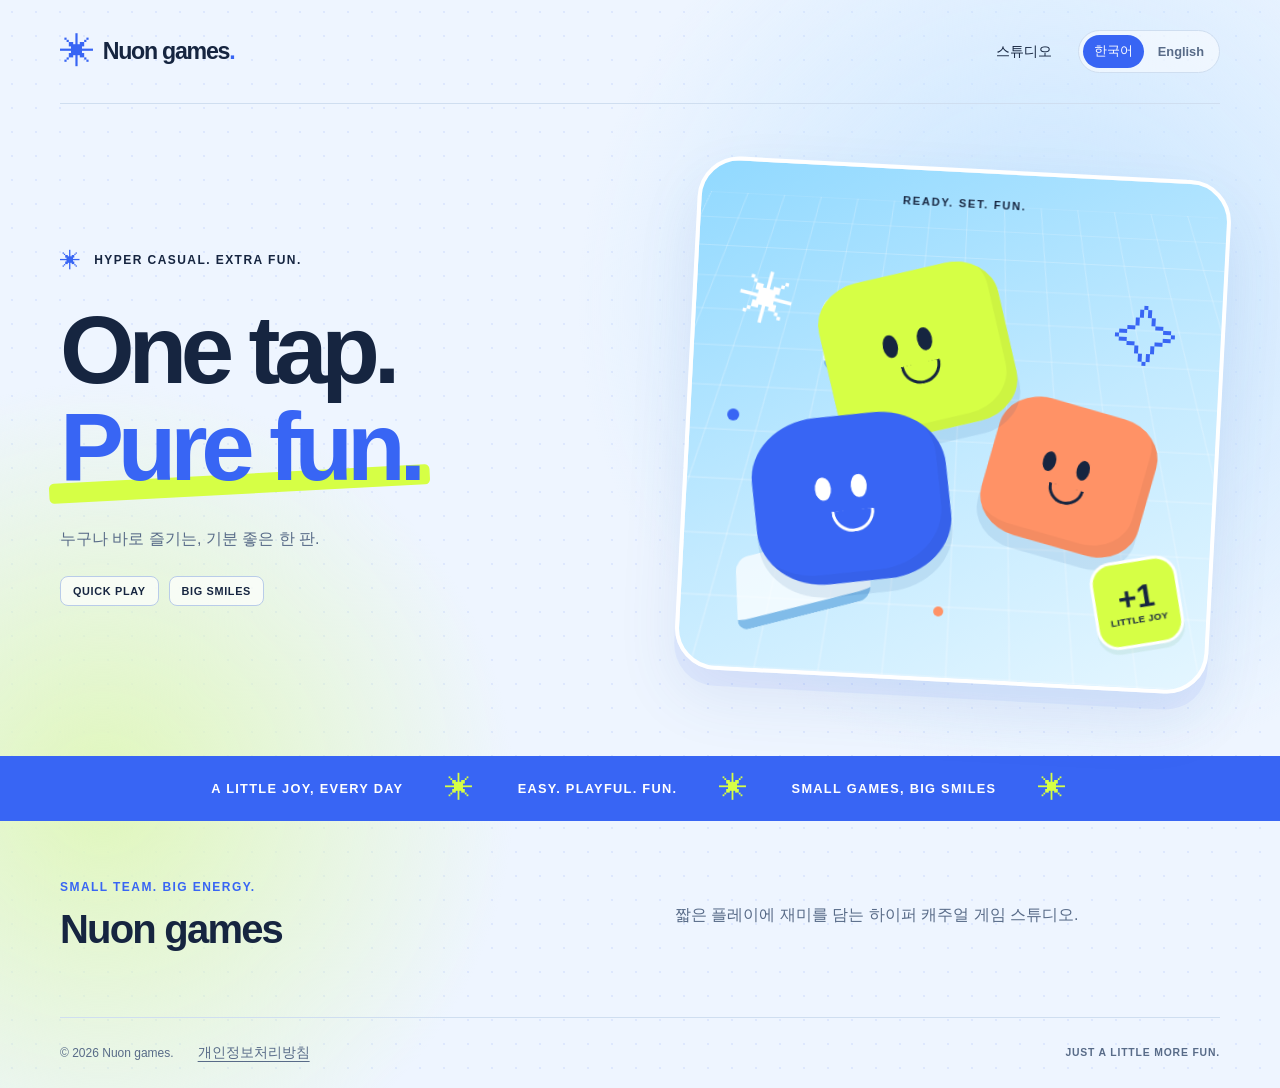
<file: index.html>
<!doctype html>
<html lang="ko">
<head>
  <meta charset="utf-8"><meta name="viewport" content="width=device-width, initial-scale=1">
  <meta name="description" content="Nuon games, 가볍게 즐기는 하이퍼 캐주얼 게임 스튜디오.">
  <meta name="theme-color" content="#eef5ff"><title>Nuon games — One tap. Pure fun.</title>
  <link rel="icon" type="image/svg+xml" href="./favicon.svg"><link rel="stylesheet" href="./styles.css?v=6">
  <script defer src="./site-config.js?v=5"></script><script defer src="./site.js?v=6"></script>
</head>
<body>
  <a class="skip-link" href="#main" data-i18n="skip">본문으로 바로가기</a>
  <header class="header wrap">
    <a class="brand" href="./" aria-label="홈" data-i18n-aria="home"><span class="brand-mark" aria-hidden="true">✳</span><span data-studio>Nuon games</span><span class="brand-period">.</span></a>
    <nav aria-label="주 메뉴" data-i18n-aria="navigation"><a href="https://play.google.com/store/apps/developer?id=Nuon+games" data-i18n="studio">스튜디오</a><div class="language-switch" role="group" aria-label="언어 선택" data-i18n-aria="language"><button type="button" data-language="ko" lang="ko" aria-pressed="true">한국어</button><button type="button" data-language="en" lang="en" aria-pressed="false">English</button></div></nav>
  </header>
  <main id="main">
    <section class="hero wrap" aria-labelledby="hero-title">
      <div class="hero-copy">
        <p class="eyebrow" lang="en"><span class="tiny-star" aria-hidden="true">✳</span> HYPER CASUAL. EXTRA FUN.</p>
        <h1 id="hero-title" lang="en">One tap.<br><span class="joy-word">Pure fun.</span></h1>
        <p class="hero-description" data-i18n="heroDescription">누구나 바로 즐기는, 기분 좋은 한 판.</p>
        <div class="hero-tags" lang="en"><span>QUICK PLAY</span><span>BIG SMILES</span></div>
      </div>
      <div class="play-art" role="img" aria-label="선명한 블록과 점프 트랙으로 표현한 하이퍼 캐주얼 게임의 세계" data-i18n-aria="art">
        <div class="art-label" lang="en">READY. SET. FUN.</div>
        <div class="track track-one"></div><div class="track track-two"></div><div class="track track-three"></div>
        <div class="toy toy-lime"><span class="eyes"></span><span class="smile"></span></div>
        <div class="toy toy-blue"><span class="eyes"></span><span class="smile"></span></div>
        <div class="toy toy-orange"><span class="eyes"></span><span class="smile"></span></div>
        <span class="art-spark spark-one">✳</span><span class="art-spark spark-two">✧</span><span class="art-dot dot-one"></span><span class="art-dot dot-two"></span>
        <span class="play-sticker" lang="en">+1<br><span>LITTLE JOY</span></span>
      </div>
    </section>
    <div class="ribbon" aria-hidden="true" lang="en"><div><span>A LITTLE JOY, EVERY DAY</span><b>✳</b><span>EASY. PLAYFUL. FUN.</span><b>✳</b><span>SMALL GAMES, BIG SMILES</span><b>✳</b></div></div>
    <section id="about" class="about wrap" aria-labelledby="about-title"><div><p class="eyebrow" lang="en">SMALL TEAM. BIG ENERGY.</p><h2 id="about-title" data-studio>Nuon games</h2></div><p data-i18n="aboutDescription">짧은 플레이에 재미를 담는 게임.</p></section>
  </main>
  <footer class="footer wrap"><p>© <span id="year">2026</span> <span data-studio>Nuon games</span>.</p><a id="privacy-link" href="./privacy.html" data-i18n="privacy">개인정보처리방침</a><span class="footer-note" lang="en">JUST A LITTLE MORE FUN.</span></footer>
</body>
</html>
</file>
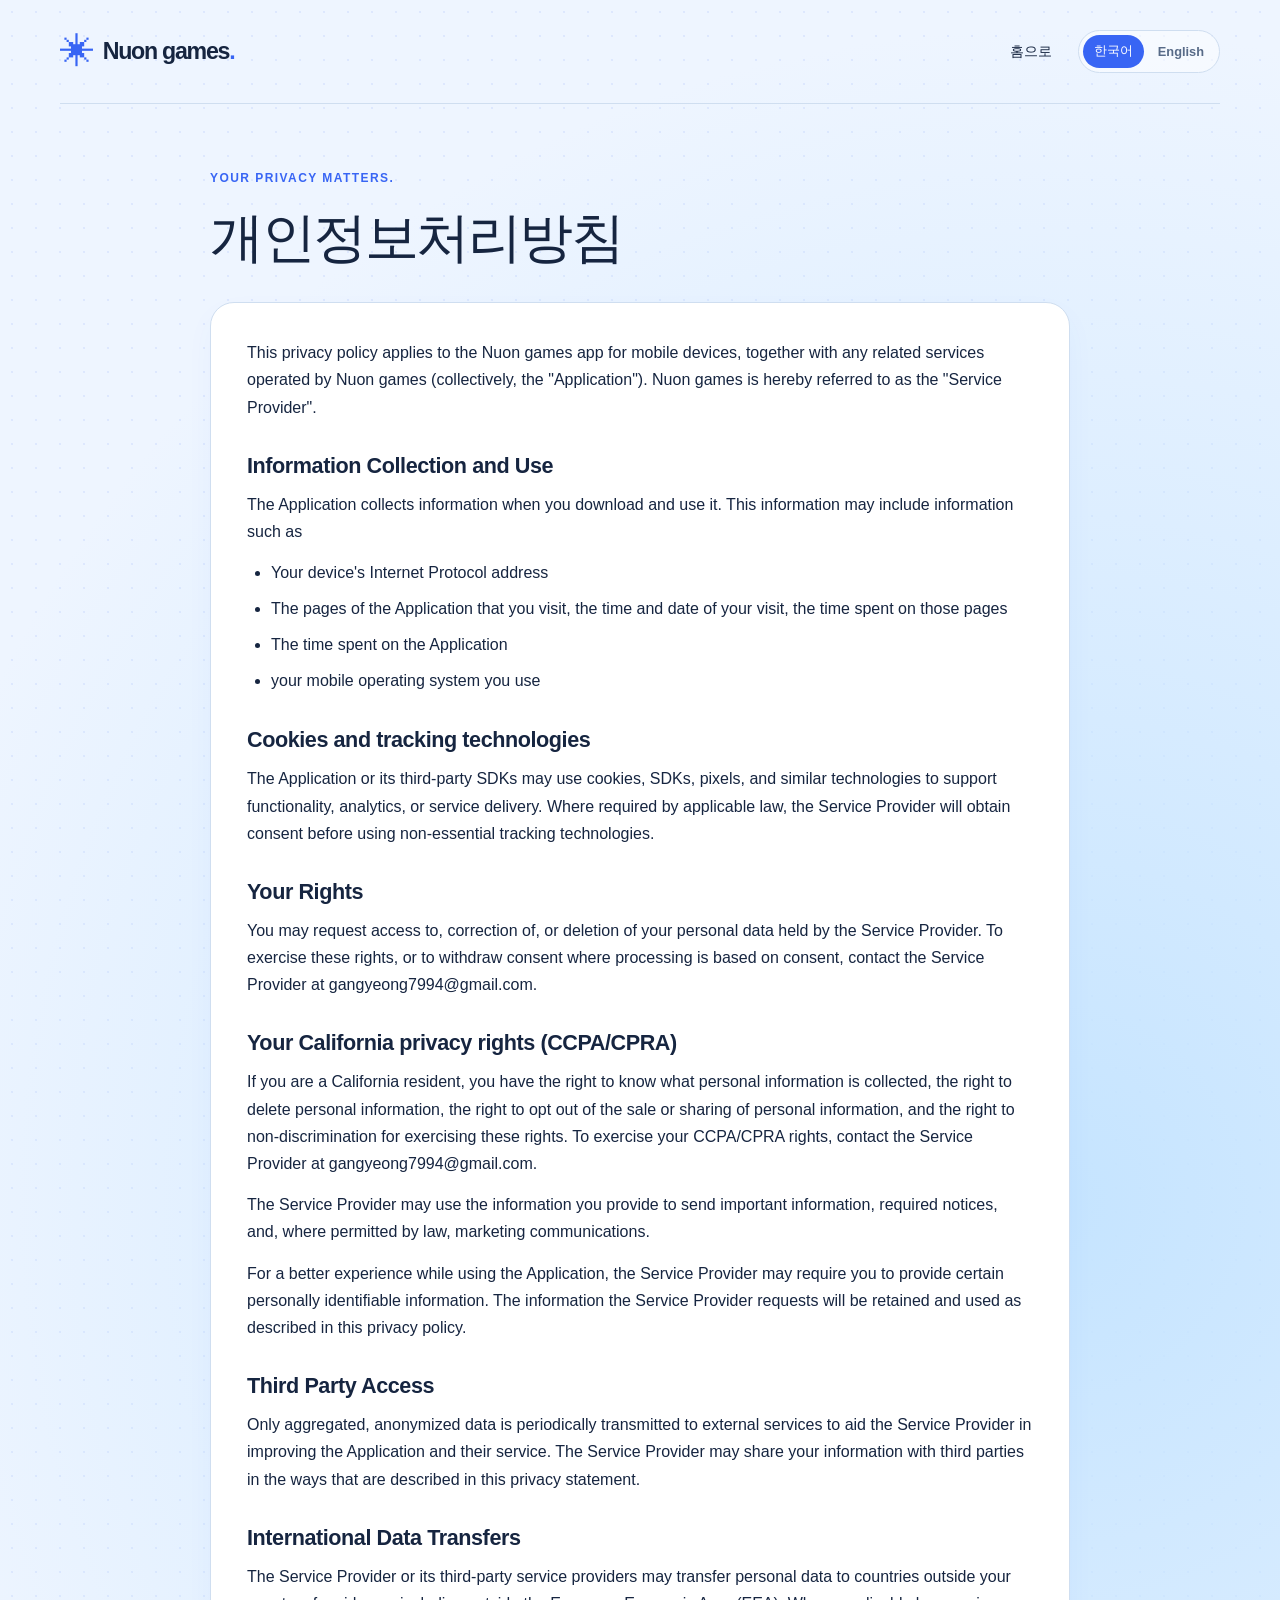
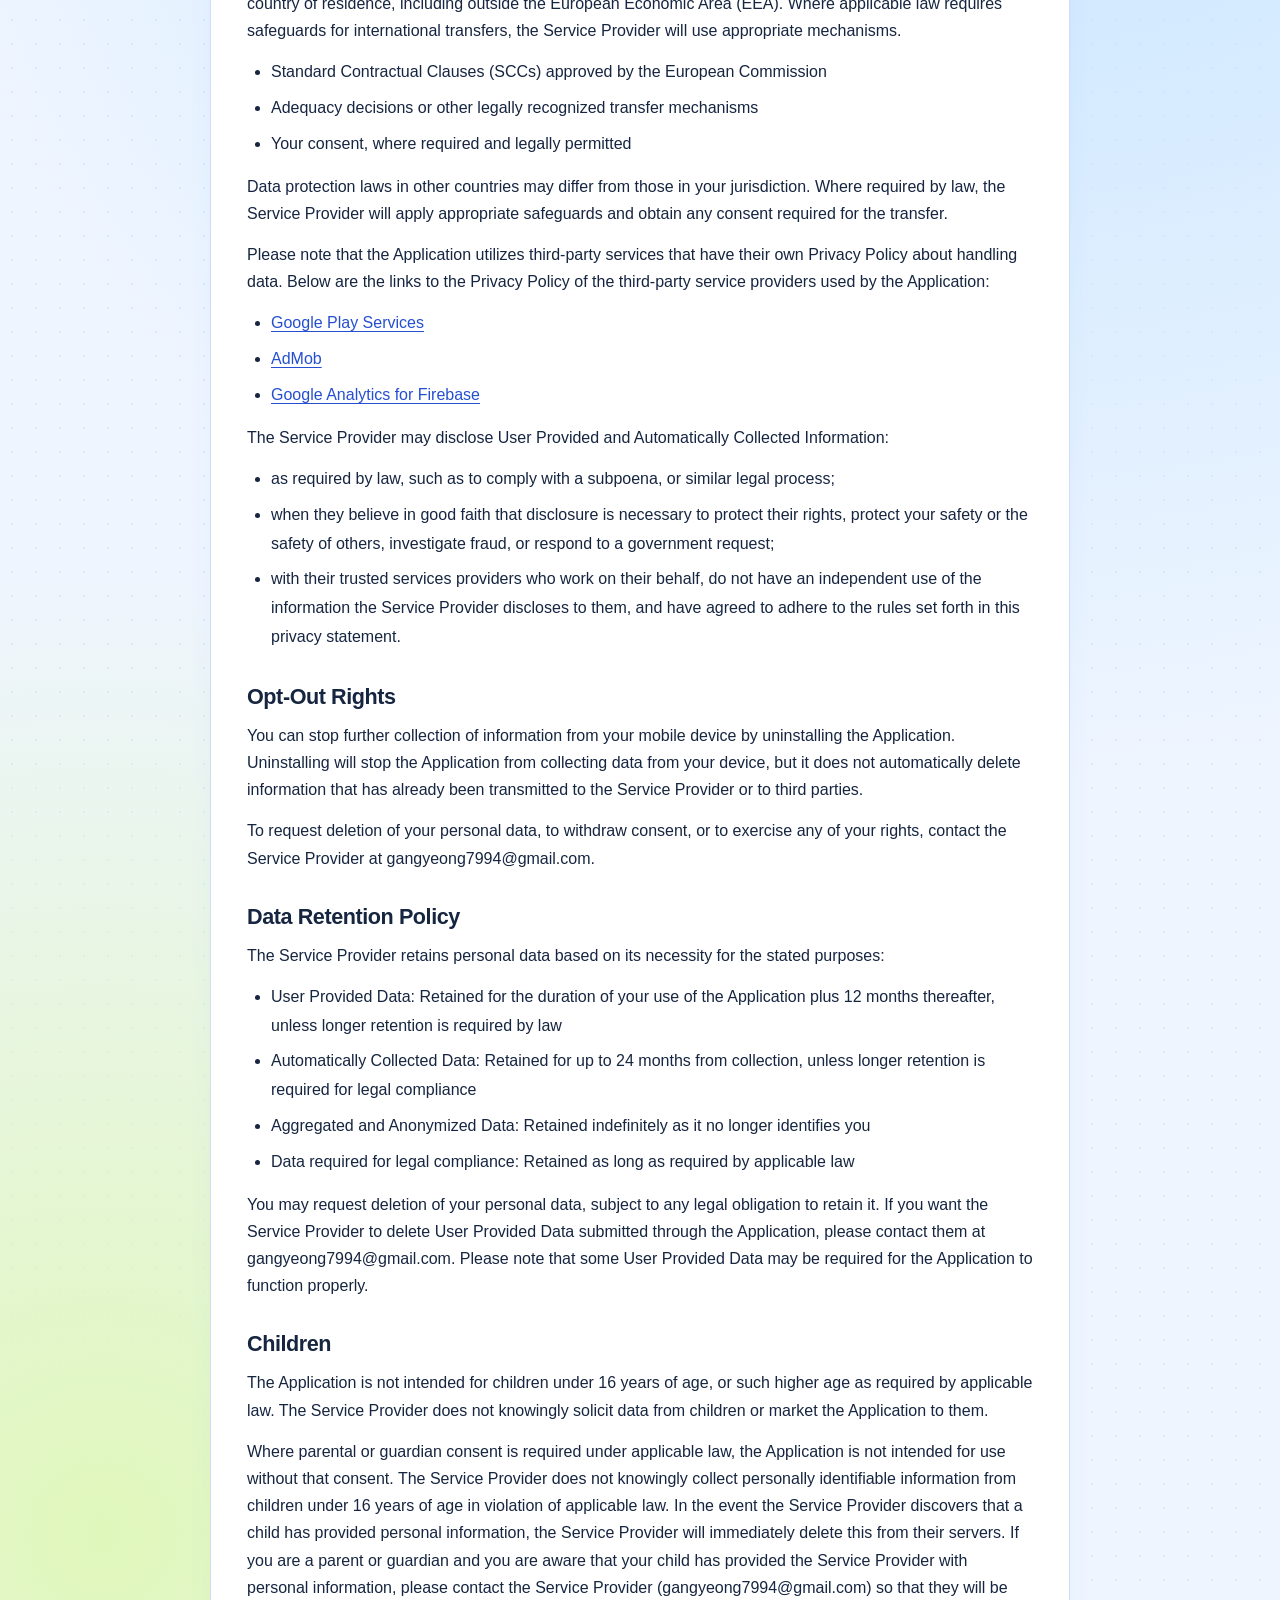
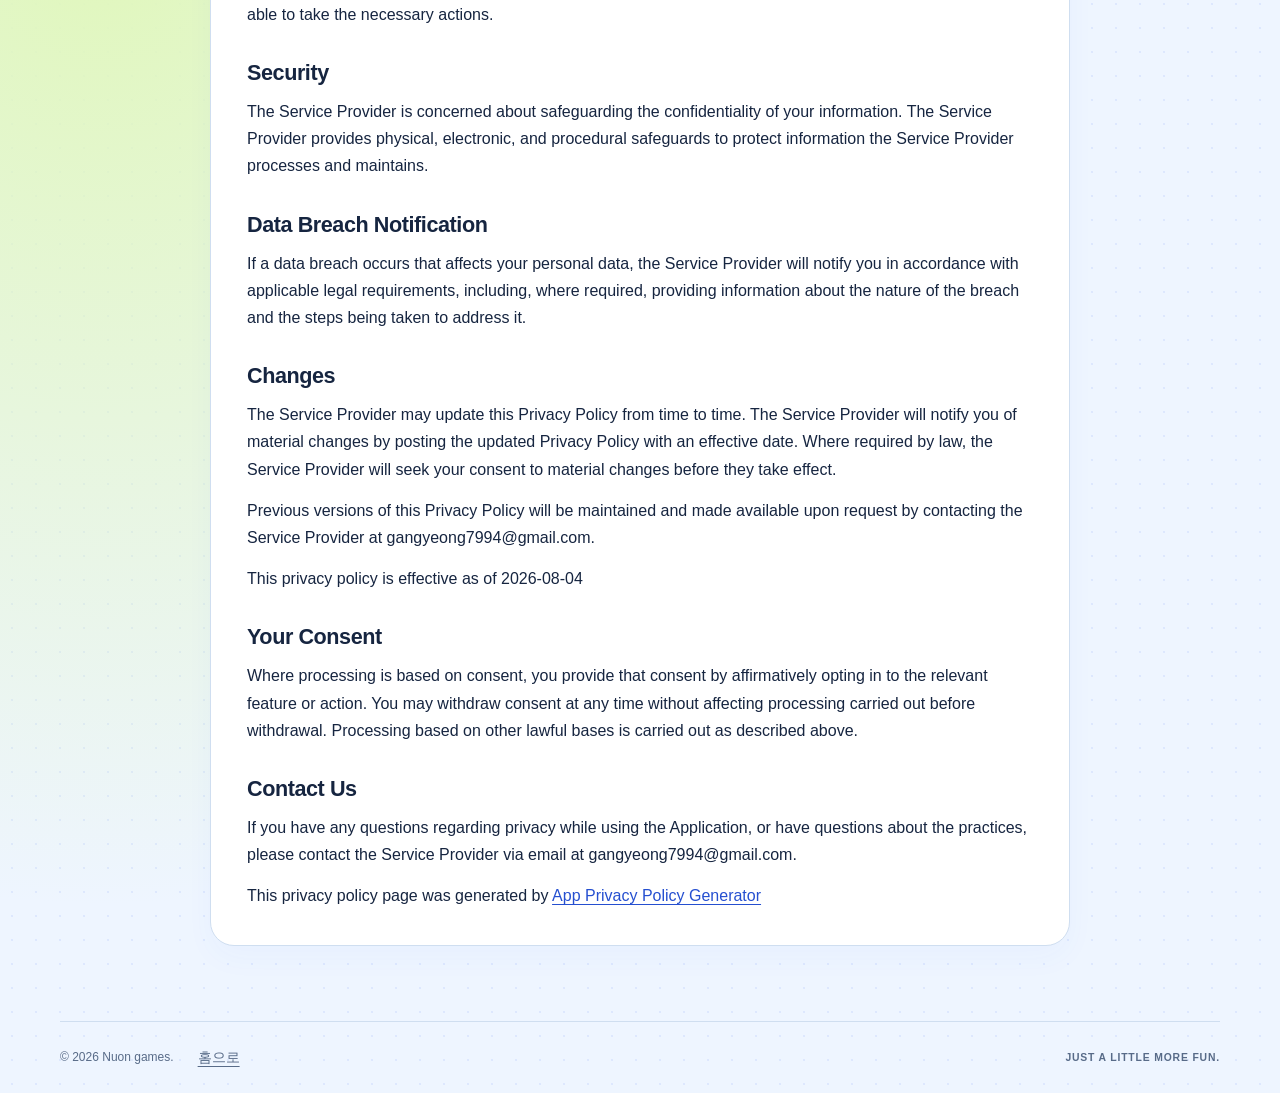
<file: privacy.html>
<!doctype html>
<html lang="ko">
<head>
  <meta charset="utf-8"><meta name="viewport" content="width=device-width, initial-scale=1">
  <meta name="description" content="Nuon games 개인정보처리방침"><meta name="theme-color" content="#eef5ff">
  <title>개인정보처리방침 — Nuon games</title><link rel="icon" type="image/svg+xml" href="./favicon.svg"><link rel="stylesheet" href="./styles.css?v=6">
  <script defer src="./site-config.js?v=5"></script><script defer src="./privacy-content.js?v=6"></script><script defer src="./site.js?v=6"></script>
</head>
<body class="privacy-page">
  <a class="skip-link" href="#main" data-i18n="skip">본문으로 바로가기</a>
  <header class="header wrap"><a class="brand" href="./" aria-label="홈" data-i18n-aria="home"><span class="brand-mark" aria-hidden="true">✳</span><span data-studio>Nuon games</span><span class="brand-period">.</span></a><nav aria-label="주 메뉴" data-i18n-aria="navigation"><a href="./" data-i18n="back">홈으로</a><div class="language-switch" role="group" aria-label="언어 선택" data-i18n-aria="language"><button type="button" data-language="ko" lang="ko" aria-pressed="true">한국어</button><button type="button" data-language="en" lang="en" aria-pressed="false">English</button></div></nav></header>
  <main id="main" class="policy wrap"><p class="eyebrow" lang="en">YOUR PRIVACY MATTERS.</p><h1 data-i18n="privacy">개인정보처리방침</h1><p id="policy-updated" hidden></p><article id="policy-content" class="policy-content" lang="en" aria-label="개인정보처리방침 본문" data-i18n-aria="policyBody"><section><p>This privacy policy applies to the Nuon games app for mobile devices, together with any related services operated by Nuon games (collectively, the &quot;Application&quot;). Nuon games is hereby referred to as the &quot;Service Provider&quot;.</p></section><section><h2>Information Collection and Use</h2><p>The Application collects information when you download and use it. This information may include information such as</p><ul><li>Your device&#x27;s Internet Protocol address</li><li>The pages of the Application that you visit, the time and date of your visit, the time spent on those pages</li><li>The time spent on the Application</li><li>your mobile operating system you use</li></ul></section><section><h2>Cookies and tracking technologies</h2><p>The Application or its third-party SDKs may use cookies, SDKs, pixels, and similar technologies to support functionality, analytics, or service delivery. Where required by applicable law, the Service Provider will obtain consent before using non-essential tracking technologies.</p></section><section><h2>Your Rights</h2><p>You may request access to, correction of, or deletion of your personal data held by the Service Provider. To exercise these rights, or to withdraw consent where processing is based on consent, contact the Service Provider at gangyeong7994@gmail.com.</p></section><section><h2>Your California privacy rights (CCPA/CPRA)</h2><p>If you are a California resident, you have the right to know what personal information is collected, the right to delete personal information, the right to opt out of the sale or sharing of personal information, and the right to non-discrimination for exercising these rights. To exercise your CCPA/CPRA rights, contact the Service Provider at gangyeong7994@gmail.com.</p><p>The Service Provider may use the information you provide to send important information, required notices, and, where permitted by law, marketing communications.</p><p>For a better experience while using the Application, the Service Provider may require you to provide certain personally identifiable information. The information the Service Provider requests will be retained and used as described in this privacy policy.</p></section><section><h2>Third Party Access</h2><p>Only aggregated, anonymized data is periodically transmitted to external services to aid the Service Provider in improving the Application and their service. The Service Provider may share your information with third parties in the ways that are described in this privacy statement.</p></section><section><h2>International Data Transfers</h2><p>The Service Provider or its third-party service providers may transfer personal data to countries outside your country of residence, including outside the European Economic Area (EEA). Where applicable law requires safeguards for international transfers, the Service Provider will use appropriate mechanisms.</p><ul><li>Standard Contractual Clauses (SCCs) approved by the European Commission</li><li>Adequacy decisions or other legally recognized transfer mechanisms</li><li>Your consent, where required and legally permitted</li></ul><p>Data protection laws in other countries may differ from those in your jurisdiction. Where required by law, the Service Provider will apply appropriate safeguards and obtain any consent required for the transfer.</p><p>Please note that the Application utilizes third-party services that have their own Privacy Policy about handling data. Below are the links to the Privacy Policy of the third-party service providers used by the Application:</p><ul><li><a href="https://www.google.com/policies/privacy/">Google Play Services</a></li><li><a href="https://policies.google.com/technologies/partner-sites">AdMob</a></li><li><a href="https://firebase.google.com/support/privacy">Google Analytics for Firebase</a></li></ul><p>The Service Provider may disclose User Provided and Automatically Collected Information:</p><ul><li>as required by law, such as to comply with a subpoena, or similar legal process;</li><li>when they believe in good faith that disclosure is necessary to protect their rights, protect your safety or the safety of others, investigate fraud, or respond to a government request;</li><li>with their trusted services providers who work on their behalf, do not have an independent use of the information the Service Provider discloses to them, and have agreed to adhere to the rules set forth in this privacy statement.</li></ul></section><section><h2>Opt-Out Rights</h2><p>You can stop further collection of information from your mobile device by uninstalling the Application. Uninstalling will stop the Application from collecting data from your device, but it does not automatically delete information that has already been transmitted to the Service Provider or to third parties.</p><p>To request deletion of your personal data, to withdraw consent, or to exercise any of your rights, contact the Service Provider at gangyeong7994@gmail.com.</p></section><section><h2>Data Retention Policy</h2><p>The Service Provider retains personal data based on its necessity for the stated purposes:</p><ul><li>User Provided Data: Retained for the duration of your use of the Application plus 12 months thereafter, unless longer retention is required by law</li><li>Automatically Collected Data: Retained for up to 24 months from collection, unless longer retention is required for legal compliance</li><li>Aggregated and Anonymized Data: Retained indefinitely as it no longer identifies you</li><li>Data required for legal compliance: Retained as long as required by applicable law</li></ul><p>You may request deletion of your personal data, subject to any legal obligation to retain it. If you want the Service Provider to delete User Provided Data submitted through the Application, please contact them at gangyeong7994@gmail.com. Please note that some User Provided Data may be required for the Application to function properly.</p></section><section><h2>Children</h2><p>The Application is not intended for children under 16 years of age, or such higher age as required by applicable law. The Service Provider does not knowingly solicit data from children or market the Application to them.</p><p>Where parental or guardian consent is required under applicable law, the Application is not intended for use without that consent. The Service Provider does not knowingly collect personally identifiable information from children under 16 years of age in violation of applicable law. In the event the Service Provider discovers that a child has provided personal information, the Service Provider will immediately delete this from their servers. If you are a parent or guardian and you are aware that your child has provided the Service Provider with personal information, please contact the Service Provider (gangyeong7994@gmail.com) so that they will be able to take the necessary actions.</p></section><section><h2>Security</h2><p>The Service Provider is concerned about safeguarding the confidentiality of your information. The Service Provider provides physical, electronic, and procedural safeguards to protect information the Service Provider processes and maintains.</p></section><section><h2>Data Breach Notification</h2><p>If a data breach occurs that affects your personal data, the Service Provider will notify you in accordance with applicable legal requirements, including, where required, providing information about the nature of the breach and the steps being taken to address it.</p></section><section><h2>Changes</h2><p>The Service Provider may update this Privacy Policy from time to time. The Service Provider will notify you of material changes by posting the updated Privacy Policy with an effective date. Where required by law, the Service Provider will seek your consent to material changes before they take effect.</p><p>Previous versions of this Privacy Policy will be maintained and made available upon request by contacting the Service Provider at gangyeong7994@gmail.com.</p><p>This privacy policy is effective as of 2026-08-04</p></section><section><h2>Your Consent</h2><p>Where processing is based on consent, you provide that consent by affirmatively opting in to the relevant feature or action. You may withdraw consent at any time without affecting processing carried out before withdrawal. Processing based on other lawful bases is carried out as described above.</p></section><section><h2>Contact Us</h2><p>If you have any questions regarding privacy while using the Application, or have questions about the practices, please contact the Service Provider via email at gangyeong7994@gmail.com.</p><p>This privacy policy page was generated by <a href="https://app-privacy-policy-generator.nisrulz.com/">App Privacy Policy Generator</a></p></section></article></main>
  <footer class="footer wrap"><p>© <span id="year">2026</span> <span data-studio>Nuon games</span>.</p><a href="./" data-i18n="back">홈으로</a><span class="footer-note" lang="en">JUST A LITTLE MORE FUN.</span></footer>
</body>
</html>
</file>
<file: styles.css>
@charset "UTF-8";
:root{--paper:#eef5ff;--ink:#162540;--muted:#586b88;--line:#cfdef0;--lime:#d6ff45;--blue:#3865f4;--orange:#ff9266;font-family:"Pretendard","Noto Sans KR",-apple-system,BlinkMacSystemFont,"Segoe UI",sans-serif;color:var(--ink);background:var(--paper);font-synthesis:none}
*{box-sizing:border-box}html{scroll-behavior:smooth;scroll-padding-top:28px}body{margin:0;background:radial-gradient(circle at 82% 28%,#c5e4ff 0,transparent 36%),radial-gradient(circle at 8% 73%,#e0f7bb 0,transparent 29%),radial-gradient(#3865f418 1.3px,transparent 1.3px);background-size:auto,auto,24px 24px;min-height:100vh}a{color:inherit;text-decoration:none}button,a{-webkit-tap-highlight-color:transparent}a:focus-visible,button:focus-visible{outline:3px solid var(--blue);outline-offset:5px}p{line-height:1.7;margin:0}h1,h2{margin:0;font-weight:850;letter-spacing:-.045em}.wrap{width:min(1160px,calc(100% - 96px));margin-inline:auto}.header{min-height:104px;display:flex;align-items:center;justify-content:space-between;gap:24px;border-bottom:1px solid var(--line)}.brand{display:inline-flex;gap:9px;align-items:center;font-size:1.45rem;font-weight:900;letter-spacing:-.055em;white-space:nowrap}.brand-mark{font-size:2.2rem;color:var(--blue);line-height:1}.brand-period{color:var(--blue);margin-left:-9px}.header nav{display:flex;align-items:center;gap:26px;font-size:.9rem;font-weight:650}.header nav>a:hover,.footer a:hover{color:var(--blue)}.language-switch{display:flex;gap:3px;padding:4px;border:1px solid var(--line);background:#ffffff85;border-radius:999px;white-space:nowrap}.language-switch button{font:inherit;font-size:.8rem;border:0;border-radius:999px;background:transparent;color:var(--muted);padding:8px 11px;cursor:pointer}.language-switch button[aria-pressed="true"]{background:var(--blue);color:#fff}
.hero{display:grid;grid-template-columns:1.04fr 1fr;align-items:center;gap:70px;padding-block:64px 74px}.eyebrow{font-size:.75rem;font-weight:800;letter-spacing:.12em;line-height:1.6}.tiny-star{font-size:1.3rem;vertical-align:middle;margin-right:7px;color:var(--blue)}.hero h1{font-size:clamp(3.4rem,7.5vw,6.5rem);line-height:1.01;letter-spacing:-.065em;margin:25px 0 29px}.joy-word{position:relative;color:var(--blue);white-space:nowrap}.joy-word:after{content:"";position:absolute;z-index:-1;left:-3%;right:-3%;height:19%;bottom:5%;background:var(--lime);transform:rotate(-3deg);border-radius:5px}.hero-copy{position:relative;z-index:1}.hero-description{font-size:1rem;color:var(--muted);word-break:keep-all}.hero-tags{display:flex;gap:10px;margin-top:24px}.hero-tags span{font-size:.68rem;font-weight:800;letter-spacing:.06em;padding:8px 12px;border:1px solid #b9cce9;background:#ffffffb0;border-radius:8px}
.play-art{position:relative;isolation:isolate;aspect-ratio:1.04;background:linear-gradient(155deg,#91d9ff,#c3eaff 55%,#e4f6ff);border:4px solid #fff;border-radius:42px;overflow:hidden;box-shadow:0 16px 0 #3865f410,0 27px 60px #3765b51a;transform:rotate(3deg)}.play-art:before{content:"";position:absolute;inset:0;background:linear-gradient(#ffffff40 1px,transparent 1px),linear-gradient(90deg,#ffffff40 1px,transparent 1px);background-size:38px 38px;transform:perspective(400px) rotateX(25deg) scale(1.3)}.art-label{position:absolute;top:25px;left:0;right:0;text-align:center;font-size:.7rem;font-weight:850;letter-spacing:.15em}.track{position:absolute;height:14%;width:26%;border-radius:12px;background:#ffffffb5;border-bottom:10px solid #81bce9;transform:rotate(-17deg) skewX(-12deg)}.track-one{bottom:11%;left:10%}.track-two{top:53%;right:13%}.track-three{top:24%;left:24%;width:19%}.toy{position:absolute;box-shadow:inset -9px -10px 0 #0000000b,0 13px 0 #1c50971a}.toy-lime{width:35%;height:32%;background:var(--lime);border-radius:25%;top:20%;left:25%;transform:rotate(-16deg);z-index:2}.toy-blue{width:37%;height:33%;background:var(--blue);border-radius:35%;top:49%;left:13%;transform:rotate(-9deg);z-index:3}.toy-orange{width:31%;height:28%;background:var(--orange);border-radius:27%;top:45%;left:57%;transform:rotate(13deg);z-index:1}.eyes{position:absolute;left:32%;top:36%;width:8%;height:14%;border-radius:50%;background:var(--ink);box-shadow:35px 0 var(--ink)}.smile{position:absolute;width:22%;height:13%;left:39%;top:57%;border:3px solid var(--ink);border-top:0;border-radius:0 0 40px 40px}.toy-blue .eyes{background:#fff;box-shadow:36px 0 #fff}.toy-blue .smile{border-color:#fff}.art-spark{position:absolute;font-size:3.5rem;font-family:Arial,sans-serif}.spark-one{left:8%;top:21%;transform:rotate(12deg);color:#fff}.spark-two{right:8%;top:24%;color:var(--blue);font-size:4rem}.art-dot{position:absolute;width:12px;height:12px;border-radius:50%;background:var(--blue)}.dot-one{top:49%;left:7%}.dot-two{bottom:12%;left:48%;background:var(--orange);width:10px;height:10px}.play-sticker{position:absolute;right:5%;bottom:8%;border:3px solid #fff;border-radius:22px;height:88px;width:88px;background:var(--lime);display:flex;flex-direction:column;align-items:center;justify-content:center;font-size:2rem;font-weight:900;line-height:1.1;transform:rotate(-12deg);box-shadow:0 5px 0 #6caf7920;z-index:4}.play-sticker span{font-size:.61rem;font-weight:800;letter-spacing:.03em}
.ribbon{background:var(--blue);color:#fff;padding:18px 20px;overflow:hidden}.ribbon>div{display:flex;align-items:center;justify-content:center;gap:42px;white-space:nowrap;font-size:.8rem;font-weight:800;letter-spacing:.1em}.ribbon b{font-size:1.8rem;line-height:1;color:var(--lime)}.about{padding-block:57px;display:grid;grid-template-columns:1fr 1fr;align-items:center;gap:70px}.about .eyebrow{color:var(--blue);margin-bottom:10px}.about h2{font-size:2.5rem}.about>p{color:var(--muted);font-size:1rem;word-break:keep-all}.contact{display:flex;justify-content:space-between;align-items:center;gap:30px;background:var(--lime);border:3px solid #fff;border-radius:25px;padding:29px 36px;box-shadow:0 7px 0 #91b43b12;margin-bottom:43px}.contact h2{font-size:1.7rem;margin-top:6px}.contact-action{text-align:right}.contact-action p{font-size:.9rem}.contact-action>span{font-size:.8rem;display:block;margin-top:8px}.button{display:inline-flex;align-items:center;justify-content:center;background:var(--ink);color:#fff;border-radius:999px;padding:14px 22px;font-size:.9rem;font-weight:700;transition:transform .18s}.button:hover{transform:translateY(-2px)}.footer{border-top:1px solid var(--line);padding-block:25px;display:flex;align-items:center;gap:24px;font-size:.75rem;color:var(--muted)}.footer a{font-size:.85rem;text-decoration:underline;text-underline-offset:4px}.footer-note{margin-left:auto;font-size:.65rem;font-weight:750;letter-spacing:.08em}.skip-link{position:fixed;top:-100px;left:16px;z-index:10;padding:12px 18px;background:var(--ink);color:#fff}.skip-link:focus{top:12px}[hidden]{display:none!important}
.policy{max-width:860px;padding-block:65px 75px;min-height:calc(100vh - 183px)}.policy>.eyebrow{color:var(--blue);margin-bottom:16px}.policy>h1{font-size:clamp(2rem,5vw,3.4rem);line-height:1.25}.policy-content{background:#fff;border:1px solid var(--line);border-radius:24px;padding:36px;margin-top:30px;box-shadow:0 12px 30px #3865f409}.policy-empty{color:var(--muted);padding-block:24px}.policy-content section+section{margin-top:32px}.policy-content h2{font-size:1.35rem;margin-bottom:12px}.policy-content p{white-space:pre-wrap;overflow-wrap:anywhere}.policy-content p+p{margin-top:14px}#policy-updated{margin-top:14px;font-size:.9rem;color:var(--muted)}
@media(max-width:900px){.wrap{width:calc(100% - 48px)}.hero{gap:36px;padding-block:55px}.hero h1{font-size:clamp(3.5rem,7.5vw,5.5rem)}.header nav{gap:18px}.eyes{box-shadow:26px 0 var(--ink)}.toy-blue .eyes{box-shadow:28px 0 #fff}.play-sticker{width:70px;height:70px;font-size:1.7rem}.play-sticker span{font-size:.5rem}.about{gap:36px}.footer-note{display:none}.ribbon>div{gap:28px}}
@media(max-width:640px){.wrap{width:calc(100% - 40px)}.header{min-height:100px;align-items:flex-start;flex-direction:column;gap:19px;padding-block:20px}.header nav{width:100%;gap:21px;flex-wrap:wrap;font-size:.85rem}.language-switch{margin-left:auto}.language-switch button{font-size:.75rem;padding:7px 9px}.hero{grid-template-columns:1fr;padding-block:43px 50px;gap:38px}.hero h1{font-size:clamp(3.7rem,17vw,5.7rem);margin-block:20px 24px}.hero-description{font-size:.95rem}.hero-tags{margin-top:18px}.play-art{width:min(100%,420px);justify-self:center;aspect-ratio:1.13;transform:rotate(2deg);border-radius:30px}.eyes{box-shadow:26px 0 var(--ink)}.toy-blue .eyes{box-shadow:29px 0 #fff}.art-spark{font-size:2.7rem}.spark-two{font-size:3.4rem}.art-label{font-size:.6rem;top:19px}.ribbon{padding-block:16px}.ribbon>div{justify-content:flex-start;font-size:.7rem;gap:24px}.about{grid-template-columns:1fr;gap:17px;padding-block:39px}.about h2{font-size:2rem}.about>p{font-size:.95rem}.contact{padding:23px;gap:24px;margin-bottom:31px;align-items:flex-start;flex-direction:column}.contact h2{font-size:1.5rem}.contact-action{text-align:left}.footer{gap:13px 20px;flex-wrap:wrap;padding-block:23px}.policy{padding-block:42px 48px;min-height:calc(100vh - 221px)}.policy-content{padding:24px;margin-top:25px}.policy-empty{padding-block:10px}}
@media(prefers-reduced-motion:reduce){html{scroll-behavior:auto}.button{transition:none}}
.about{padding-bottom:65px}
.policy-content ul{padding-left:24px;margin:14px 0;line-height:1.8}.policy-content li+li{margin-top:7px}.policy-content a{color:#254fd0;text-decoration:underline;text-underline-offset:3px;overflow-wrap:anywhere}.policy-content h2{letter-spacing:-.02em}.policy-content li{overflow-wrap:anywhere}
</file>
